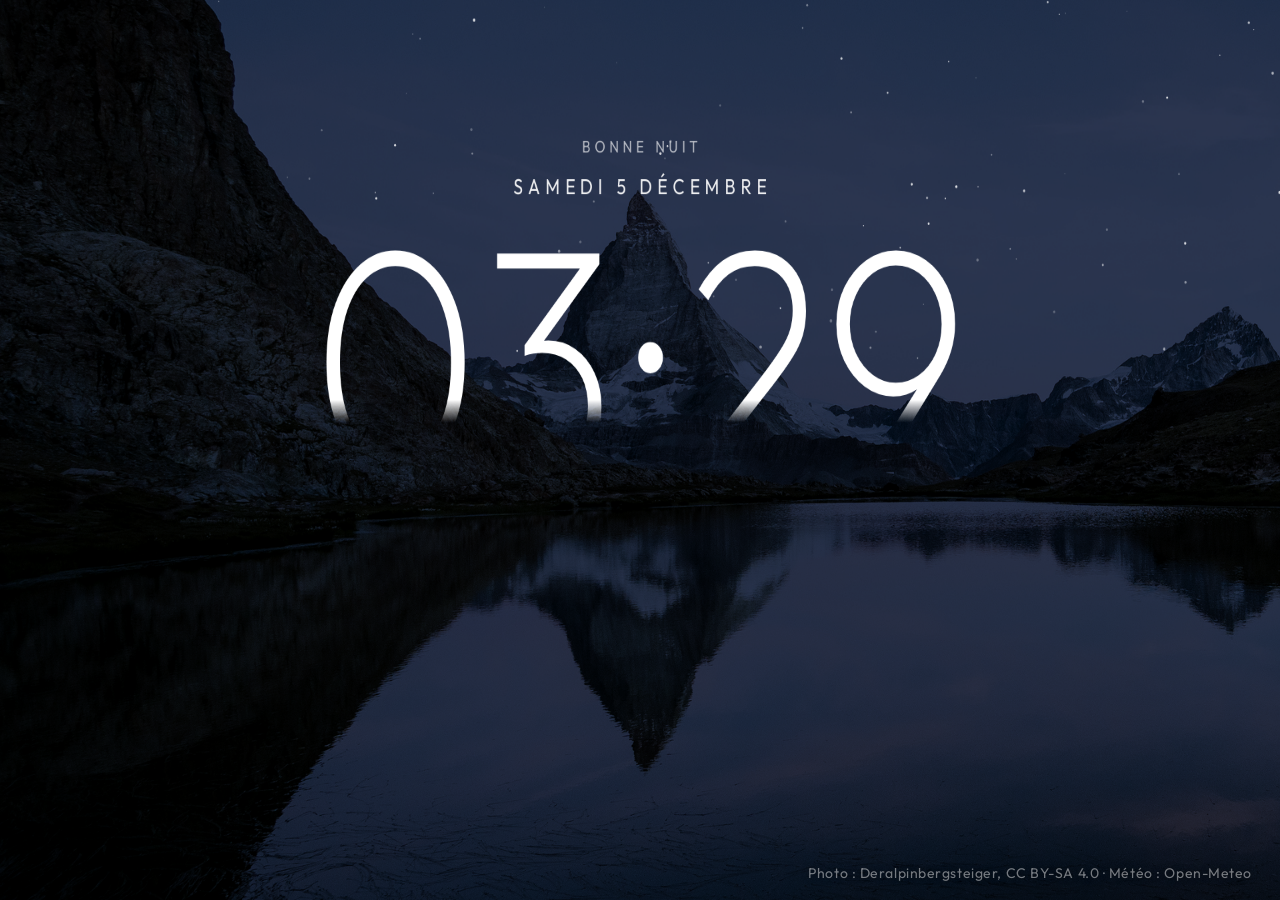
<file: webos/app/index.html>
<!doctype html>
<html lang="fr">
<head>
<meta charset="utf-8">
<meta name="viewport" content="width=1920, height=1080">
<title>Accueil alpin</title>
<style>
  @font-face { font-family: Outfit; font-weight: 100 900; src: url(fonts/outfit.ttf); }
  html, body { margin: 0; width: 100%; height: 100%; background: #000; overflow: hidden; cursor: none; }
  canvas { position: absolute; left: 0; top: 0; width: 100%; height: 100%; opacity: 0; transition: opacity 1.6s ease; }
  canvas.on { opacity: 1; }
  #credit { position: absolute; right: 28px; bottom: 18px; font: 400 14px Outfit, sans-serif; color: rgba(255,255,255,.45);
            letter-spacing: .04em; text-shadow: 0 0 6px rgba(0,0,0,.5); }
</style>
</head>
<body>
<canvas id="a"></canvas>
<canvas id="b"></canvas>
<canvas id="fx" class="on" style="transition:none"></canvas>
<div id="credit">Photo · Météo : Open-Meteo</div>
<script src="config.js"></script>
<script src="layout.js"></script>
<script src="grade.js"></script>
<script src="data.js"></script>
<script src="images.js"></script>
<script src="scene.js"></script>
<script src="main.js"></script>
</body>
</html>
</file>
